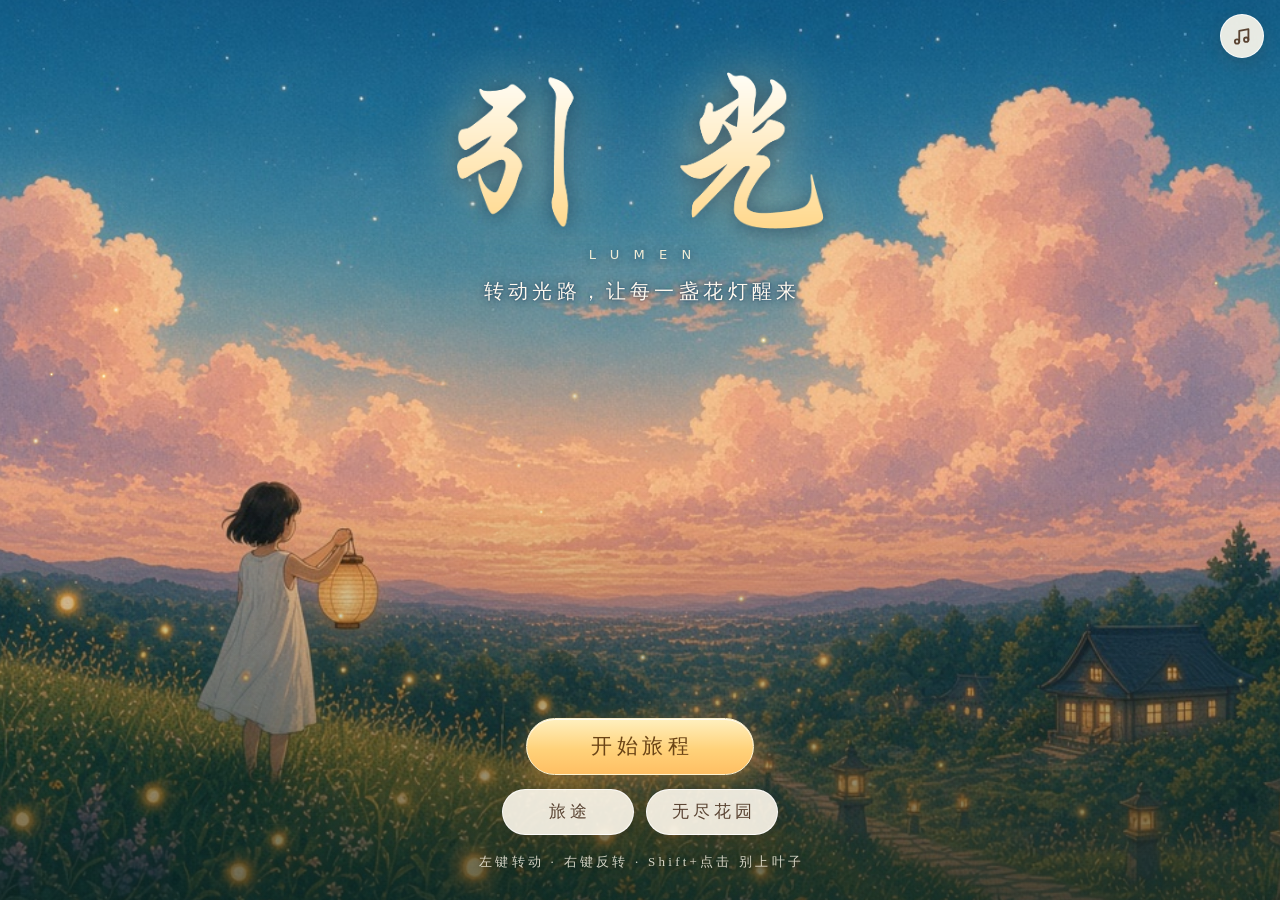
<file: index.html>
<!DOCTYPE html>
<html lang="zh-CN">
<head>
<meta charset="utf-8">
<meta name="viewport" content="width=device-width,initial-scale=1,maximum-scale=1,user-scalable=no,viewport-fit=cover">
<title>引光 LUMEN</title>
<meta name="description" content="转动光路，让每一盏花灯醒来。一款安静的手绘风解谜小游戏。">
<meta name="theme-color" content="#2f6f8f">
<meta name="mobile-web-app-capable" content="yes">
<meta name="apple-mobile-web-app-capable" content="yes">
<meta name="apple-mobile-web-app-status-bar-style" content="black-translucent">
<meta name="apple-mobile-web-app-title" content="引光">
<meta name="format-detection" content="telephone=no">
<meta property="og:title" content="引光 LUMEN">
<meta property="og:description" content="转动光路，让每一盏花灯醒来。">
<meta property="og:image" content="assets/cover-l.jpg">
<link rel="manifest" href="manifest.webmanifest">
<link rel="icon" type="image/png" href="assets/icon-192.png">
<link rel="apple-touch-icon" href="assets/icon-180.png">
<link rel="stylesheet" href="style.css?v=2">
</head>
<body data-mode="cover">

<!-- 图标 -->
<svg width="0" height="0" style="position:absolute" aria-hidden="true">
  <defs>
    <symbol id="i-back" viewBox="0 0 24 24"><path d="M15 5l-7 7 7 7"/></symbol>
    <symbol id="i-note" viewBox="0 0 24 24"><path d="M9 18V6.5l10-2V16"/><circle cx="6.6" cy="18" r="2.4"/><circle cx="16.6" cy="16" r="2.4"/></symbol>
    <symbol id="i-undo" viewBox="0 0 24 24"><path d="M8 5L4 9l4 4"/><path d="M4 9h9.5a5.5 5.5 0 0 1 0 11H10"/></symbol>
    <symbol id="i-hint" viewBox="0 0 24 24"><path d="M11 3l2 5.6 5.6 2-5.6 2-2 5.6-2-5.6-5.6-2 5.6-2z"/><path d="M18.5 15.5l.8 2.2 2.2.8-2.2.8-.8 2.2-.8-2.2-2.2-.8 2.2-.8z"/></symbol>
    <symbol id="i-reset" viewBox="0 0 24 24"><path d="M20 12a8 8 0 1 1-2.7-6"/><path d="M20 4v5h-5"/></symbol>
    <symbol id="i-lock" viewBox="0 0 24 24"><rect x="6" y="11" width="12" height="9" rx="2.5"/><path d="M9 11V8a3 3 0 0 1 6 0v3"/></symbol>
  </defs>
</svg>

<!-- 背景插画（两层交叉淡入） -->
<div id="bg"><div class="bgl b-cover on"></div><div class="bgl"></div></div>
<canvas id="c"></canvas>

<!-- 封面 -->
<section id="cover" class="screen">
  <button id="btnMuteC" class="ib corner" aria-label="声音"><svg><use href="#i-note"/></svg></button>
  <div class="brand">
    <img class="logo" src="assets/logo.png" alt="引光" draggable="false">
    <div class="en">LUMEN</div>
    <p class="tagline">转动光路，让每一盏花灯醒来</p>
  </div>
  <div class="actions">
    <button id="btnPlay" class="btn primary">开始旅程</button>
    <div class="row">
      <button id="btnLevels" class="btn">旅途</button>
      <button id="btnEndless" class="btn">无尽花园</button>
    </div>
    <p class="how">左键转动 · 右键反转 · Shift+点击 别上叶子</p>
  </div>
</section>

<!-- 选关 -->
<section id="select" class="screen hidden">
  <header class="bar">
    <button id="btnSelBack" class="ib" aria-label="返回"><svg><use href="#i-back"/></svg></button>
    <h2>旅途</h2>
    <div class="total">★ <b id="starTotal">0</b><i>/60</i></div>
  </header>
  <div id="chapters"></div>
</section>

<!-- 游戏内 -->
<div id="hud" class="hidden">
  <div id="hudTop">
    <div class="line">
      <button id="btnBack" class="ib" aria-label="返回"><svg><use href="#i-back"/></svg></button>
      <div class="ttl"><span id="lvCh">第一章 · 晨雾</span><b id="lvName">1 · 初芽</b></div>
      <button id="btnMute" class="ib" aria-label="声音"><svg><use href="#i-note"/></svg></button>
    </div>
    <div class="chips">
      <span class="chip">花灯 <b id="lamps">0</b><i id="lampsAll">/0</i></span>
      <span class="chip">步数 <b id="moves">0</b></span>
    </div>
  </div>
  <div id="hudBottom">
    <p id="tip"></p>
    <div class="tools">
      <button id="btnUndo" class="tb"><svg><use href="#i-undo"/></svg><span>撤销</span></button>
      <button id="btnHint" class="tb"><svg><use href="#i-hint"/></svg><span>提示</span></button>
      <button id="btnReset" class="tb"><svg><use href="#i-reset"/></svg><span>重来</span></button>
    </div>
  </div>
</div>

<div id="toast" class="hidden"></div>

<!-- 通关 -->
<section id="win" class="screen hidden">
  <div class="panel">
    <span class="cap" id="winCap">第 1 关 · 初芽</span>
    <h3 id="winTitle">花灯盛开</h3>
    <div id="stars"><i>★</i><i>★</i><i>★</i></div>
    <div class="res">
      <div><span>步数</span><b id="rMoves">0</b></div>
      <div><span>最少</span><b id="rPar">0</b></div>
      <div><span>用时</span><b id="rTime">0:00</b></div>
    </div>
    <p id="rNote"></p>
    <p id="rUnlock"></p>
    <button id="btnNext" class="btn primary">下一关</button>
    <div class="row">
      <button id="btnRetry" class="btn sm">再玩一次</button>
      <button id="btnMenu" class="btn sm">旅途</button>
    </div>
  </div>
</section>

<!-- 手机横屏时的提醒 -->
<div id="turn"><div><b>把手机竖过来玩吧</b><span>竖屏下花园更大，也更好点</span></div></div>

<script src="core.js?v=2"></script>
<script src="game.js?v=2"></script>
</body>
</html>
</file>
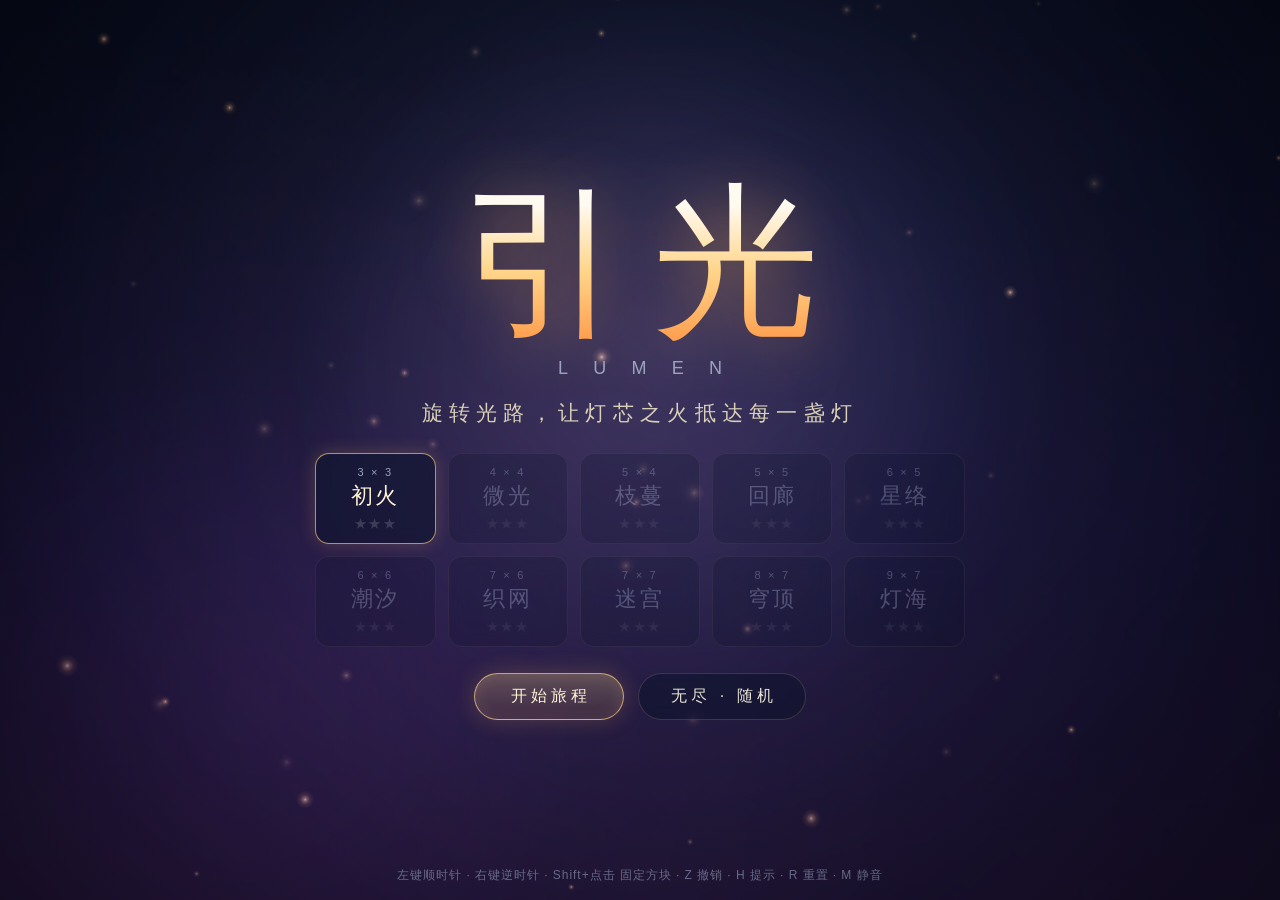
<file: _backup_v1/index.html>
<!DOCTYPE html>
<html lang="zh-CN">
<head>
<meta charset="utf-8">
<meta name="viewport" content="width=device-width,initial-scale=1">
<title>引光 LUMEN</title>
<link rel="stylesheet" href="style.css">
</head>
<body>
<canvas id="c"></canvas>

<!-- 标题 / 选关 -->
<div id="menu" class="screen">
  <h1>引光</h1>
  <h2>LUMEN</h2>
  <p class="sub">旋转光路，让灯芯之火抵达每一盏灯</p>
  <div id="levels"></div>
  <div class="row">
    <button id="btnPlay" class="btn primary">开始旅程</button>
    <button id="btnEndless" class="btn">无尽 · 随机</button>
  </div>
  <p class="foot">左键顺时针 · 右键逆时针 · Shift+点击 固定方块 · Z 撤销 · H 提示 · R 重置 · M 静音</p>
</div>

<!-- 游戏内 -->
<div id="hud" class="hidden">
  <div class="top">
    <button id="btnBack" class="ib" title="返回选关 (Esc)">‹</button>
    <div class="ttl"><span id="lvNo">第 1 关</span><b id="lvName">初火</b></div>
    <div class="stats">
      <div><span>步数</span><b id="moves">0</b><i id="par"></i></div>
      <div><span>点亮</span><b id="lit">0</b><i id="total"></i></div>
      <div><span>用时</span><b id="time">0:00</b></div>
    </div>
    <button id="btnMute" class="ib" title="静音 (M)">♪</button>
  </div>
  <div class="tools">
    <button id="btnUndo" class="tb">撤销<kbd>Z</kbd></button>
    <button id="btnHint" class="tb">提示<kbd>H</kbd></button>
    <button id="btnReset" class="tb">重置<kbd>R</kbd></button>
  </div>
  <p id="tip"></p>
</div>

<!-- 通关 -->
<div id="win" class="screen hidden">
  <div class="panel">
    <span class="cap">CLEAR</span>
    <h3>灯火通明</h3>
    <div id="stars"><i>★</i><i>★</i><i>★</i></div>
    <div class="res">
      <div><span>步数</span><b id="rMoves">0</b></div>
      <div><span>最优</span><b id="rPar">0</b></div>
      <div><span>用时</span><b id="rTime">0:00</b></div>
    </div>
    <p id="rNote"></p>
    <div class="row">
      <button id="btnNext" class="btn primary">下一关</button>
      <button id="btnRetry" class="btn">重玩</button>
      <button id="btnMenu" class="btn">选关</button>
    </div>
  </div>
</div>

<script src="game.js"></script>
</body>
</html>
</file>
<file: style.css>
:root {
  --ink: #5a4433;
  --ink2: #8c7663;
  --cream: #fffaf0;
  --paper: rgba(255, 250, 238, .9);
  --gold: #f2b045;
  --gold2: #ffd98a;
  --line: rgba(255, 255, 255, .85);
  --shade: 0 6px 18px rgba(70, 45, 20, .18);
  --serif: "Kaiti SC", "STKaiti", "KaiTi", "楷体", "Noto Serif SC", "Source Han Serif SC", "Songti SC", serif;
  --sans: "PingFang SC", "HarmonyOS Sans SC", "MiSans", "Noto Sans SC", "Microsoft YaHei UI", "Microsoft YaHei", system-ui, sans-serif;
  --st: env(safe-area-inset-top, 0px);
  --sb: env(safe-area-inset-bottom, 0px);
}

* { box-sizing: border-box; margin: 0; padding: 0; -webkit-tap-highlight-color: transparent; }
html, body {
  position: fixed; inset: 0; width: 100%; height: 100%; overflow: hidden; overscroll-behavior: none;
  background: #5f93a8; color: var(--ink); font-family: var(--sans);
  user-select: none; -webkit-user-select: none; -webkit-touch-callout: none; touch-action: manipulation;
}
canvas { position: fixed; inset: 0; width: 100%; height: 100%; display: block; z-index: 1; touch-action: none; }
.hidden { display: none !important; }
button { font-family: inherit; color: inherit; cursor: pointer; border: 0; background: none; touch-action: manipulation; }
svg { width: 22px; height: 22px; fill: none; stroke: currentColor; stroke-width: 2; stroke-linecap: round; stroke-linejoin: round; display: block; }

/* ---------- 背景插画 ---------- */
#bg { position: fixed; inset: 0; z-index: 0; overflow: hidden; background: linear-gradient(180deg, #2f6f8f 0%, #7fb0b8 34%, #f3b9a8 58%, #6f9a5a 80%, #2f5a3a 100%); }
.bgl { position: absolute; inset: -4%; background-size: cover; background-position: center; opacity: 0; transition: opacity 1.1s ease; animation: drift 46s ease-in-out infinite alternate; will-change: transform, opacity; }
.bgl.on { opacity: 1; }
@keyframes drift { from { transform: scale(1) translate3d(0, 0, 0); } to { transform: scale(1.07) translate3d(-1.2%, -1%, 0); } }
.b-cover { background-image: url(assets/cover-p.jpg); background-position: 42% center; }
@media (orientation: landscape) { .b-cover { background-image: url(assets/cover-l.jpg); background-position: center 62%; } }
.b-0 { background-image: url(assets/bg1.jpg); }
.b-1 { background-image: url(assets/bg2.jpg); }
.b-2 { background-image: url(assets/bg3.jpg); }
.b-3 { background-image: url(assets/bg4.jpg); }
/* 选关时把封面压淡成一张暖色的纸 */
#bg::after { content: ""; position: absolute; inset: 0; background: rgba(255, 246, 230, .62); -webkit-backdrop-filter: blur(9px); backdrop-filter: blur(9px); opacity: 0; transition: opacity .5s; pointer-events: none; }
body[data-mode="select"] #bg::after { opacity: 1; }

/* ---------- 通用 ---------- */
.screen { position: fixed; inset: 0; z-index: 3; display: flex; flex-direction: column; align-items: center; animation: fade .5s ease-out both; }
@keyframes fade { from { opacity: 0; } }
.row { display: flex; gap: 12px; justify-content: center; }

.btn {
  min-width: 132px; padding: 12px 22px; border-radius: 999px; border: 1.5px solid var(--line);
  background: var(--paper); box-shadow: var(--shade);
  font: 400 17px/1.2 var(--serif); letter-spacing: .22em; text-indent: .22em; color: var(--ink); white-space: nowrap;
  transition: transform .15s, box-shadow .15s, filter .15s;
}
.btn:active { transform: scale(.96); }
.btn.primary {
  min-width: 228px; padding: 15px 30px; font-size: 21px; color: #6b4416; border-color: #fff3cf;
  background: linear-gradient(180deg, #fff0bf 0%, #ffd27a 55%, #ffbf63 100%);
  box-shadow: 0 8px 26px rgba(255, 165, 60, .45), inset 0 1px 0 rgba(255, 255, 255, .8);
}
.btn.sm { min-width: 0; flex: 1; padding: 11px 10px; font-size: 16px; }
.ib {
  width: 44px; height: 44px; border-radius: 50%; display: grid; place-items: center; flex: none;
  background: var(--paper); border: 1.5px solid var(--line); box-shadow: var(--shade); color: var(--ink);
  transition: transform .15s;
}
.ib:active { transform: scale(.92); }
.ib.off { color: #c9bba9; }
.ib.off::after { content: ""; position: absolute; width: 24px; height: 2px; border-radius: 2px; background: #d98c7a; transform: rotate(-45deg); }
.ib { position: relative; }
@media (hover: hover) {
  .btn:hover { transform: translateY(-2px); box-shadow: 0 10px 24px rgba(70, 45, 20, .24); }
  .btn.primary:hover { box-shadow: 0 12px 34px rgba(255, 165, 60, .6), inset 0 1px 0 rgba(255, 255, 255, .8); filter: brightness(1.03); }
  .ib:hover { transform: translateY(-1px); }
}

/* ---------- 封面 ---------- */
#cover { justify-content: space-between; padding: calc(var(--st) + 9vh) 24px calc(var(--sb) + 3.2vh); }
#cover::before { content: ""; position: absolute; left: 0; right: 0; bottom: 0; height: 46%; background: linear-gradient(180deg, rgba(14, 34, 30, 0), rgba(14, 34, 30, .62)); pointer-events: none; }
#cover > * { position: relative; }
#cover .corner { position: absolute; top: calc(var(--st) + 14px); right: 16px; }
.brand { display: flex; flex-direction: column; align-items: center; gap: 10px; }
.logo { width: min(64vw, 310px); height: auto; filter: drop-shadow(0 3px 10px rgba(16, 44, 74, .6)) drop-shadow(0 0 26px rgba(255, 222, 150, .5)); animation: breathe 5s ease-in-out infinite; pointer-events: none; }
@keyframes breathe { 50% { filter: drop-shadow(0 3px 10px rgba(16, 44, 74, .6)) drop-shadow(0 0 40px rgba(255, 228, 160, .85)); transform: translateY(-3px); } }
.en { font: 400 13px var(--sans); letter-spacing: 1.1em; text-indent: 1.1em; color: #fff6dd; text-shadow: 0 1px 8px rgba(16, 44, 74, .8); opacity: .92; }
.tagline { margin-top: 6px; font: 400 clamp(16px, 4.4vw, 20px) var(--serif); letter-spacing: .22em; text-indent: .22em; color: #fffaf0; text-shadow: 0 1px 10px rgba(16, 44, 74, .85), 0 0 2px rgba(16, 44, 74, .6); }
.actions { display: flex; flex-direction: column; align-items: center; gap: 14px; }
/* 键鼠操作说明：只在电脑上显示；手机上由第 1、5 关的提示来教 */
.how { display: none; margin-top: 4px; font: 400 13px var(--serif); letter-spacing: .25em; text-indent: .25em; color: rgba(255, 250, 235, .82); text-shadow: 0 1px 6px rgba(0, 20, 10, .8); }
@media (hover: hover) and (pointer: fine) { .how { display: block; } }
@media (orientation: landscape) and (min-height: 481px) {
  #cover { padding-top: calc(var(--st) + 7vh); }
  .logo { width: min(30vw, 400px); }
}

/* ---------- 选关 ---------- */
#select { padding: calc(var(--st) + 12px) 0 0; }
.bar { width: 100%; max-width: 560px; padding: 0 16px 10px; display: flex; align-items: center; gap: 12px; }
.bar h2 { flex: 1; text-align: center; font: 400 26px var(--serif); letter-spacing: .4em; text-indent: .4em; color: var(--ink); }
.total { min-width: 44px; padding: 7px 12px; border-radius: 999px; background: var(--paper); border: 1.5px solid var(--line); box-shadow: var(--shade); font-size: 14px; color: var(--gold); white-space: nowrap; }
.total b { color: var(--ink); font-weight: 600; } .total i { font-style: normal; color: var(--ink2); font-size: 12px; }
#chapters { flex: 1; width: 100%; overflow-y: auto; -webkit-overflow-scrolling: touch; touch-action: pan-y; padding: 4px 14px calc(var(--sb) + 28px); display: flex; flex-direction: column; align-items: center; gap: 14px; }
.chap { position: relative; width: 100%; max-width: 532px; flex: none; border-radius: 24px; overflow: hidden; border: 1.5px solid var(--line); box-shadow: 0 8px 26px rgba(70, 45, 20, .18); background-size: cover; background-position: center 35%; }
.chap::before { content: ""; position: absolute; inset: 0; background: linear-gradient(180deg, rgba(255, 250, 240, .16) 0%, rgba(255, 250, 240, .86) 46%, rgba(255, 250, 240, .93) 100%); }
.chap > * { position: relative; }
.chap.c0 { background-image: url(assets/bg1.jpg); }
.chap.c1 { background-image: url(assets/bg2.jpg); background-position: center 22%; }
.chap.c2 { background-image: url(assets/bg3.jpg); background-position: center 45%; }
.chap.c3 { background-image: url(assets/bg4.jpg); background-position: center 8%; }
.chap.c3::before { background: linear-gradient(180deg, rgba(14, 20, 52, .1) 0%, rgba(14, 20, 52, .7) 46%, rgba(14, 20, 52, .82) 100%); }
.chap-head { padding: 16px 18px 6px; display: flex; align-items: flex-end; gap: 10px; }
.chap-head h3 { font: 400 28px/1 var(--serif); letter-spacing: .18em; color: #fff; text-shadow: 0 2px 10px rgba(40, 50, 70, .65), 0 0 3px rgba(40, 50, 70, .5); }
.chap-head small { font: 400 12px var(--sans); letter-spacing: .3em; color: #fff; text-shadow: 0 1px 6px rgba(40, 50, 70, .8); padding-bottom: 3px; }
.c0 .chap-head h3, .c0 .chap-head small { color: #5e4a3a; text-shadow: 0 0 10px rgba(255, 255, 255, .95), 0 0 3px rgba(255, 255, 255, .9); }
.chap-head em { margin-left: auto; font-style: normal; font-size: 13px; color: var(--ink2); padding: 3px 10px; border-radius: 999px; background: rgba(255, 252, 244, .8); white-space: nowrap; }
.chap-head em u { text-decoration: none; color: var(--gold); }
.chap-line { padding: 14px 18px 0; font: 400 14px var(--serif); letter-spacing: .16em; color: var(--ink2); }
.nodes { display: grid; grid-template-columns: repeat(5, 1fr); gap: 4px; padding: 12px 10px 16px; }
.node { display: flex; flex-direction: column; align-items: center; gap: 5px; padding: 2px 0; }
.node .num {
  width: clamp(46px, 13vw, 58px); aspect-ratio: 1; border-radius: 50%; display: grid; place-items: center;
  font: 400 22px var(--serif); color: var(--ink); background: #fffdf6; border: 2px solid #fff; box-shadow: 0 4px 12px rgba(70, 45, 20, .2);
  transition: transform .15s;
}
.node:active .num { transform: scale(.92); }
.node .nm { font: 400 13px var(--serif); letter-spacing: .08em; color: var(--ink); white-space: nowrap; }
.node .st { font-size: 11px; letter-spacing: 1px; color: rgba(120, 100, 80, .28); line-height: 1; }
.node .st u { text-decoration: none; color: var(--gold); }
.node.done .num { background: linear-gradient(180deg, #fff6d6, #ffe19a); border-color: #fff3cf; color: #6b4416; }
.node.cur .num { background: linear-gradient(180deg, #fff0bf, #ffc76a); border-color: #fff; color: #6b4416; box-shadow: 0 0 0 4px rgba(255, 205, 110, .45), 0 4px 14px rgba(255, 165, 60, .5); animation: beat 1.8s ease-in-out infinite; }
@keyframes beat { 50% { box-shadow: 0 0 0 8px rgba(255, 205, 110, .12), 0 4px 14px rgba(255, 165, 60, .5); } }
.node.locked { cursor: default; }
.node.locked .num { background: rgba(255, 252, 244, .55); border-color: rgba(255, 255, 255, .6); color: #b9a996; box-shadow: none; }
.node.locked .num svg { width: 18px; height: 18px; }
.node.locked .nm { color: #b0a08e; }
.c3 .chap-line { color: #c9d0f0; } .c3 .node .nm { color: #eef0ff; } .c3 .node.locked .nm { color: #8e97c2; }
.c3 .node .st { color: rgba(255, 255, 255, .22); } .c3 .chap-head em { background: rgba(30, 38, 84, .7); color: #c9d0f0; }
.c3 .node.locked .num { background: rgba(120, 132, 190, .28); border-color: rgba(190, 200, 240, .35); color: #9aa3cf; }

/* ---------- HUD ---------- */
#hud { position: fixed; inset: 0; z-index: 2; pointer-events: none; animation: fade .4s both; }
#hud button { pointer-events: auto; }
#hudTop { position: absolute; left: 0; right: 0; top: 0; padding: calc(var(--st) + 10px) 14px 0; display: flex; flex-direction: column; align-items: center; gap: 8px; }
#hudTop .line { width: 100%; max-width: 640px; display: flex; align-items: center; gap: 10px; }
.ttl { flex: 1; text-align: center; min-width: 0; }
.ttl span { display: block; font: 400 12px var(--sans); letter-spacing: .28em; text-indent: .28em; color: #fff; text-shadow: 0 1px 6px rgba(40, 40, 60, .75), 0 0 2px rgba(40, 40, 60, .6); }
.ttl b { display: block; margin-top: 1px; font: 400 26px/1.15 var(--serif); letter-spacing: .14em; text-indent: .14em; color: #fff; text-shadow: 0 2px 10px rgba(40, 40, 60, .7), 0 0 3px rgba(40, 40, 60, .55); white-space: nowrap; }
/* 晨雾、夏野的天空很亮（还有大朵白云）：标题改用深色墨字 */
body[data-theme="0"] .ttl span, body[data-theme="0"] .ttl b,
body[data-theme="1"] .ttl span, body[data-theme="1"] .ttl b { color: #4f3d30; text-shadow: 0 0 10px rgba(255, 255, 255, .95), 0 0 4px rgba(255, 255, 255, .95), 0 0 2px #fff; }
.chips { display: flex; gap: 8px; }
.chip { padding: 5px 13px; border-radius: 999px; background: var(--paper); border: 1.5px solid var(--line); box-shadow: 0 3px 10px rgba(70, 45, 20, .14); font-size: 13px; letter-spacing: .08em; color: var(--ink2); font-variant-numeric: tabular-nums; }
.chip b { font-weight: 600; font-size: 15px; color: var(--ink); } .chip i { font-style: normal; }
#hudBottom { position: absolute; left: 0; right: 0; bottom: 0; padding: 0 14px calc(var(--sb) + 16px); display: flex; flex-direction: column; align-items: center; gap: 10px; }
#tip { max-width: 520px; min-height: 0; padding: 7px 16px; border-radius: 16px; background: rgba(255, 250, 238, .86); border: 1.5px solid var(--line); box-shadow: 0 3px 10px rgba(70, 45, 20, .12); text-align: center; font: 400 15px/1.45 var(--serif); letter-spacing: .08em; color: var(--ink); }
#tip:empty { display: none; }
.tools { display: flex; gap: 12px; }
.tb { display: flex; align-items: center; gap: 7px; padding: 11px 17px; border-radius: 999px; background: var(--paper); border: 1.5px solid var(--line); box-shadow: var(--shade); font: 400 16px var(--serif); letter-spacing: .14em; color: var(--ink); transition: transform .15s; }
.tb svg { width: 19px; height: 19px; }
.tb:active { transform: scale(.94); }
#btnHint { color: #8a5a12; background: linear-gradient(180deg, #fff7dc, #ffe6a8); }

#toast { position: fixed; z-index: 4; left: 50%; top: calc(var(--st) + 118px); transform: translateX(-50%); max-width: 86vw; padding: 9px 18px; border-radius: 999px; background: rgba(74, 56, 42, .88); color: #fff6e2; font: 400 14px var(--serif); letter-spacing: .12em; white-space: nowrap; pointer-events: none; animation: pop .3s cubic-bezier(.2, .9, .3, 1.3) both; }
@keyframes pop { from { opacity: 0; transform: translateX(-50%) translateY(-8px) scale(.94); } }

/* ---------- 通关 ---------- */
#win { justify-content: center; padding: 20px; background: radial-gradient(ellipse at center, rgba(60, 40, 20, .12), rgba(40, 28, 16, .46)); }
.panel { width: min(100%, 360px); padding: 26px 24px 22px; border-radius: 30px; text-align: center; background: linear-gradient(180deg, #fffdf6, #fff5e0); border: 2px solid #fff; box-shadow: 0 22px 60px rgba(50, 30, 10, .35), 0 0 0 6px rgba(255, 255, 255, .22); animation: rise .55s cubic-bezier(.2, .9, .3, 1.2) both; display: flex; flex-direction: column; align-items: center; }
@keyframes rise { from { opacity: 0; transform: translateY(30px) scale(.94); } }
.cap { font-size: 12px; letter-spacing: .4em; text-indent: .4em; color: var(--ink2); }
.panel h3 { margin: 6px 0 10px; font: 400 clamp(38px, 11vw, 48px)/1.1 var(--serif); letter-spacing: .2em; text-indent: .2em; color: #6b4416; text-shadow: 0 0 22px rgba(255, 200, 110, .8); }
#stars { display: flex; justify-content: center; gap: 12px; margin-bottom: 14px; }
#stars i { font-style: normal; font-size: 44px; line-height: 1; color: #eadfcd; }
#stars i.on { color: var(--gold); text-shadow: 0 0 18px rgba(255, 190, 90, .9); animation: star .5s cubic-bezier(.2, .9, .3, 1.6) both; }
#stars i.on:nth-child(2) { animation-delay: .22s; }
#stars i.on:nth-child(3) { animation-delay: .44s; }
@keyframes star { from { opacity: 0; transform: scale(2.4) rotate(-40deg); } }
.res { display: flex; justify-content: center; gap: 30px; margin-bottom: 10px; font-variant-numeric: tabular-nums; }
.res span { display: block; font-size: 12px; letter-spacing: .3em; text-indent: .3em; color: var(--ink2); }
.res b { font-size: 24px; font-weight: 600; color: var(--ink); }
#rNote { min-height: 22px; font: 400 15px var(--serif); letter-spacing: .12em; color: var(--ink2); }
#rUnlock { margin-top: 6px; font: 400 15px var(--serif); letter-spacing: .12em; color: #b9741a; }
#rUnlock:empty { display: none; }
.panel .btn.primary { margin: 16px 0 12px; }
.panel .row { width: 100%; max-width: 260px; }

/* ---------- 横屏提醒（仅手机尺寸） ---------- */
#turn { display: none; position: fixed; inset: 0; z-index: 9; align-items: center; justify-content: center; text-align: center; background: rgba(40, 60, 70, .86); -webkit-backdrop-filter: blur(8px); backdrop-filter: blur(8px); color: #fffaf0; }
#turn b { display: block; font: 400 24px var(--serif); letter-spacing: .2em; }
#turn span { display: block; margin-top: 10px; font-size: 13px; letter-spacing: .14em; opacity: .8; }
@media (orientation: landscape) and (max-height: 480px) and (pointer: coarse) { #turn { display: flex; } }

/* ---------- 小屏微调 ---------- */
@media (max-height: 640px) {
  .ttl b { font-size: 22px; }
  #hudBottom { gap: 7px; padding-bottom: calc(var(--sb) + 10px); }
  #tip { font-size: 14px; padding: 5px 14px; }
  .tb { padding: 9px 15px; }
}
@media (max-width: 350px) {
  .tb { padding: 10px 12px; font-size: 15px; letter-spacing: .08em; }
  .btn.primary { min-width: 200px; }
  .btn.sm { font-size: 15px; letter-spacing: .12em; text-indent: .12em; }
}
/* 矮屏手机：封面按钮收紧一点，别挡住提灯的小女孩 */
@media (orientation: portrait) and (max-height: 700px) {
  #cover { padding-bottom: calc(var(--sb) + 2.4vh); }
  .actions { gap: 10px; }
  .btn.primary { padding: 12px 26px; font-size: 19px; }
  .btn.sm { padding: 9px 10px; }
}
@media (prefers-reduced-motion: reduce) { .bgl, .logo, .node.cur .num { animation: none; } }
</file>
<file: _backup_v1/style.css>
:root {
  --gold: #ffd58a;
  --cream: #fff3d6;
  --ink: #0a0f24;
  --text: #e9e4d6;
  --dim: #9aa3c0;
  --line: rgba(255, 226, 170, .16);
  --glass: rgba(16, 20, 46, .62);
  --serif: "KaiTi", "楷体", "STKaiti", "Songti SC", serif;
  --sans: "Bahnschrift", "Segoe UI", "Microsoft YaHei UI", "Microsoft YaHei", "PingFang SC", sans-serif;
}

* { box-sizing: border-box; margin: 0; padding: 0; }
html, body { width: 100%; height: 100%; overflow: hidden; background: var(--ink); color: var(--text); font-family: var(--sans); user-select: none; -webkit-user-select: none; }
canvas { position: fixed; inset: 0; width: 100%; height: 100%; display: block; }
.hidden { display: none !important; }
button { font-family: inherit; color: inherit; cursor: pointer; }

kbd { margin-left: 8px; padding: 1px 6px; border-radius: 4px; border: 1px solid var(--line); font: 600 11px var(--sans); color: var(--dim); }

/* ---------- 通用界面 ---------- */
.screen { position: fixed; inset: 0; display: flex; flex-direction: column; align-items: center; justify-content: center; gap: 20px; padding: 24px; animation: fade .5s ease-out both; }
@keyframes fade { from { opacity: 0; } }

.btn {
  min-width: 150px; padding: 12px 28px; border-radius: 999px; border: 1px solid var(--line);
  background: var(--glass); backdrop-filter: blur(8px);
  font-size: 16px; letter-spacing: .25em; text-indent: .25em;
  transition: transform .15s, box-shadow .15s, border-color .15s, background .15s;
}
.btn:hover { transform: translateY(-2px); border-color: var(--gold); box-shadow: 0 0 24px rgba(255, 190, 110, .28); }
.btn:active { transform: scale(.97); }
.btn.primary { border-color: rgba(255, 213, 138, .7); background: linear-gradient(180deg, rgba(255, 213, 138, .26), rgba(255, 160, 70, .1)); color: var(--cream); box-shadow: 0 0 22px rgba(255, 180, 90, .22), inset 0 0 16px rgba(255, 213, 138, .12); }
.btn.primary:hover { box-shadow: 0 0 36px rgba(255, 180, 90, .5), inset 0 0 20px rgba(255, 213, 138, .2); }
.row { display: flex; gap: 14px; flex-wrap: wrap; justify-content: center; }

/* ---------- 标题 ---------- */
#menu h1 {
  font: 400 clamp(84px, 13vw, 170px)/1 var(--serif); letter-spacing: .16em; text-indent: .16em;
  background: linear-gradient(180deg, #fffaf0 15%, var(--gold) 55%, #ff9a4a 100%);
  -webkit-background-clip: text; background-clip: text; color: transparent;
  filter: drop-shadow(0 0 28px rgba(255, 180, 90, .5));
  animation: breathe 4s ease-in-out infinite;
}
@keyframes breathe { 50% { filter: drop-shadow(0 0 48px rgba(255, 190, 110, .8)); } }
#menu h2 { margin-top: -8px; font-size: clamp(13px, 1.5vw, 18px); font-weight: 400; letter-spacing: 1.4em; text-indent: 1.4em; color: var(--dim); }
.sub { font: 400 clamp(16px, 1.8vw, 21px) var(--serif); letter-spacing: .3em; color: #d9cfb8; }
.foot { position: absolute; bottom: 16px; font-size: 12px; letter-spacing: .08em; color: rgba(154, 163, 192, .6); text-align: center; }

#levels { display: grid; grid-template-columns: repeat(5, 1fr); gap: 12px; margin: 6px 0; }
.lv {
  position: relative; width: clamp(92px, 9.4vw, 124px); padding: 12px 8px 10px; border-radius: 14px;
  border: 1px solid var(--line); background: var(--glass); backdrop-filter: blur(8px); text-align: center;
  transition: transform .15s, border-color .15s, box-shadow .15s;
}
.lv:hover:not(.locked) { transform: translateY(-4px); border-color: var(--gold); box-shadow: 0 8px 28px rgba(255, 180, 90, .25); }
.lv small { display: block; font-size: 11px; letter-spacing: .2em; color: var(--dim); }
.lv b { display: block; margin: 3px 0 4px; font: 400 22px var(--serif); letter-spacing: .12em; color: var(--cream); }
.lv em { display: block; font-style: normal; font-size: 13px; letter-spacing: .12em; color: rgba(255, 255, 255, .16); }
.lv em u { text-decoration: none; color: var(--gold); text-shadow: 0 0 8px rgba(255, 190, 110, .8); }
.lv.locked { opacity: .38; cursor: default; }
.lv.locked b { color: var(--dim); }
.lv.cur { border-color: rgba(255, 213, 138, .65); box-shadow: 0 0 18px rgba(255, 180, 90, .22); }

/* ---------- HUD ---------- */
#hud { position: fixed; inset: 0; pointer-events: none; animation: fade .4s both; }
#hud button { pointer-events: auto; }
.top { position: absolute; left: 0; right: 0; top: 0; height: 84px; padding: 0 22px; display: flex; align-items: center; gap: 18px; }
.ib { width: 42px; height: 42px; border-radius: 50%; border: 1px solid var(--line); background: var(--glass); font-size: 22px; line-height: 1; transition: border-color .15s, box-shadow .15s; }
.ib:hover { border-color: var(--gold); box-shadow: 0 0 16px rgba(255, 190, 110, .3); }
.ib.off { color: rgba(255, 255, 255, .25); text-decoration: line-through; }
.ttl span { display: block; font-size: 12px; letter-spacing: .3em; color: var(--dim); }
.ttl b { font: 400 30px/1.15 var(--serif); letter-spacing: .14em; color: var(--cream); text-shadow: 0 0 18px rgba(255, 190, 110, .45); }
.stats { margin-left: auto; display: flex; gap: 26px; font-variant-numeric: tabular-nums; }
.stats div { text-align: right; }
.stats span { display: block; font-size: 11px; letter-spacing: .3em; color: var(--dim); }
.stats b { font-size: 24px; font-weight: 600; color: var(--cream); }
.stats i { margin-left: 4px; font-style: normal; font-size: 13px; color: var(--dim); }

.tools { position: absolute; left: 0; right: 0; bottom: 46px; display: flex; justify-content: center; gap: 12px; }
.tb { padding: 9px 18px; border-radius: 999px; border: 1px solid var(--line); background: var(--glass); backdrop-filter: blur(8px); font-size: 14px; letter-spacing: .2em; transition: border-color .15s, box-shadow .15s, transform .15s; }
.tb:hover { border-color: var(--gold); box-shadow: 0 0 16px rgba(255, 190, 110, .25); transform: translateY(-1px); }
#tip { position: absolute; left: 0; right: 0; bottom: 16px; text-align: center; font: 400 15px var(--serif); letter-spacing: .2em; color: #cfc6ae; min-height: 20px; }

/* ---------- 通关 ---------- */
#win { background: radial-gradient(ellipse at center, rgba(10, 12, 30, .25), rgba(6, 8, 20, .78)); }
.panel { padding: 34px 44px 32px; border-radius: 24px; text-align: center; border: 1px solid rgba(255, 213, 138, .28); background: rgba(14, 18, 42, .78); backdrop-filter: blur(14px); box-shadow: 0 20px 80px rgba(0, 0, 0, .5), 0 0 60px rgba(255, 170, 80, .14); animation: rise .5s cubic-bezier(.2, .9, .3, 1.2) both; }
@keyframes rise { from { opacity: 0; transform: translateY(30px) scale(.94); } }
.cap { font-size: 12px; letter-spacing: 1em; text-indent: 1em; color: var(--gold); }
.panel h3 { margin: 6px 0 12px; font: 400 clamp(40px, 5vw, 60px)/1.1 var(--serif); letter-spacing: .22em; text-indent: .22em; color: var(--cream); text-shadow: 0 0 30px rgba(255, 190, 110, .7); }
#stars { display: flex; justify-content: center; gap: 14px; margin-bottom: 18px; }
#stars i { font-style: normal; font-size: 46px; line-height: 1; color: rgba(255, 255, 255, .12); }
#stars i.on { color: var(--gold); text-shadow: 0 0 22px rgba(255, 190, 110, .95); animation: star .5s cubic-bezier(.2, .9, .3, 1.6) both; }
#stars i.on:nth-child(2) { animation-delay: .22s; }
#stars i.on:nth-child(3) { animation-delay: .44s; }
@keyframes star { from { opacity: 0; transform: scale(2.4) rotate(-40deg); } }
.res { display: flex; justify-content: center; gap: 34px; margin-bottom: 10px; font-variant-numeric: tabular-nums; }
.res span { display: block; font-size: 11px; letter-spacing: .3em; color: var(--dim); }
.res b { font-size: 26px; font-weight: 600; color: var(--cream); }
#rNote { min-height: 20px; margin-bottom: 18px; font: 400 15px var(--serif); letter-spacing: .16em; color: #cfc6ae; }

@media (max-width: 760px) {
  #levels { grid-template-columns: repeat(3, 1fr); }
  .stats { gap: 14px; }
  .stats b { font-size: 19px; }
  .ttl b { font-size: 22px; }
  .foot { display: none; }
}
</file>
